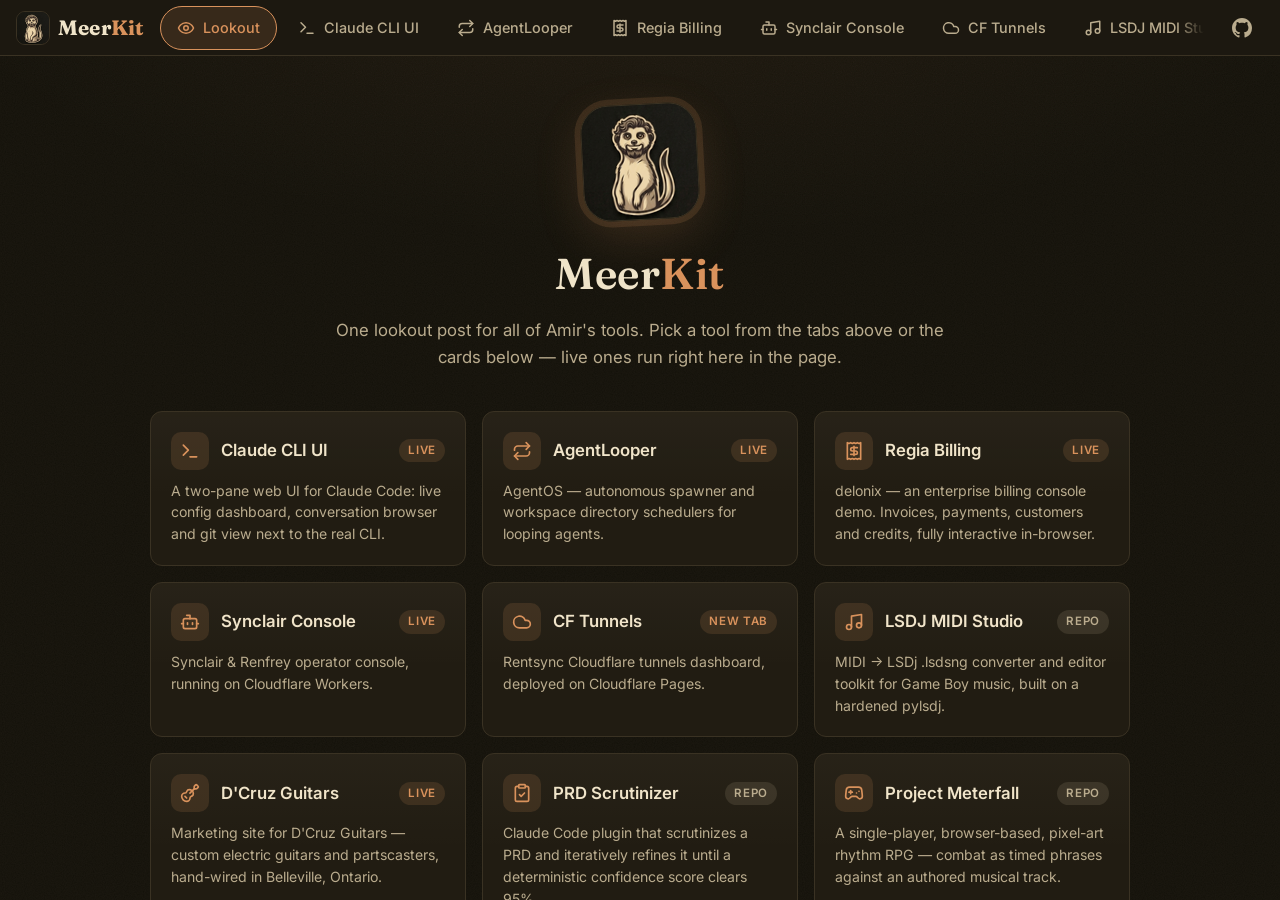
<file: index.html>
<!DOCTYPE html>
<html lang="en">
<head>
  <meta charset="UTF-8" />
  <meta name="viewport" content="width=device-width, initial-scale=1.0" />
  <title>MeerKit — Amir's tool lookout</title>
  <meta name="description" content="MeerKit: one lookout post for all of Amir Bukhari's tools." />
  <link rel="preconnect" href="https://fonts.googleapis.com" />
  <link rel="preconnect" href="https://fonts.gstatic.com" crossorigin />
  <link href="https://fonts.googleapis.com/css2?family=Inter:wght@400;500;600;700&family=Fraunces:opsz,wght@9..144,600;9..144,700&display=swap" rel="stylesheet" />
  <link rel="stylesheet" href="style.css" />
  <link rel="icon" type="image/png" href="assets/favicon.png" />
  <link rel="apple-touch-icon" href="assets/apple-touch-icon.png" />
  <meta name="theme-color" content="#1c1810" />
  <meta property="og:title" content="MeerKit — Amir's tool lookout" />
  <meta property="og:description" content="MeerKit: one lookout post for all of Amir Bukhari's tools." />
  <meta property="og:image" content="https://amirbukhari.github.io/MeerKit/assets/social-card.jpg" />
  <meta property="og:image:width" content="1200" />
  <meta property="og:image:height" content="630" />
  <meta name="twitter:card" content="summary_large_image" />
</head>
<body>
  <a class="skip-link" href="#stage">Skip to content</a>

  <!-- icon sprite (Lucide, stroke-based) -->
  <svg xmlns="http://www.w3.org/2000/svg" style="display:none" aria-hidden="true">
    <symbol id="i-eye" viewBox="0 0 24 24"><path d="M2 12s3-7 10-7 10 7 10 7-3 7-10 7-10-7-10-7Z"/><circle cx="12" cy="12" r="3"/></symbol>
    <symbol id="i-terminal" viewBox="0 0 24 24"><polyline points="4 17 10 11 4 5"/><line x1="12" x2="20" y1="19" y2="19"/></symbol>
    <symbol id="i-repeat" viewBox="0 0 24 24"><path d="m17 2 4 4-4 4"/><path d="M3 11v-1a4 4 0 0 1 4-4h14"/><path d="m7 22-4-4 4-4"/><path d="M21 13v1a4 4 0 0 1-4 4H3"/></symbol>
    <symbol id="i-receipt" viewBox="0 0 24 24"><path d="M4 2v20l2-1 2 1 2-1 2 1 2-1 2 1 2-1 2 1V2l-2 1-2-1-2 1-2-1-2 1-2-1-2 1Z"/><path d="M16 8h-6a2 2 0 1 0 0 4h4a2 2 0 1 1 0 4H8"/><path d="M12 17.5v-11"/></symbol>
    <symbol id="i-music" viewBox="0 0 24 24"><path d="M9 18V5l12-2v13"/><circle cx="6" cy="18" r="3"/><circle cx="18" cy="16" r="3"/></symbol>
    <symbol id="i-cloud" viewBox="0 0 24 24"><path d="M17.5 19H9a7 7 0 1 1 6.71-9h1.79a4.5 4.5 0 1 1 0 9Z"/></symbol>
    <symbol id="i-bot" viewBox="0 0 24 24"><path d="M12 8V4H8"/><rect width="16" height="12" x="4" y="8" rx="2"/><path d="M2 14h2"/><path d="M20 14h2"/><path d="M15 13v2"/><path d="M9 13v2"/></symbol>
    <symbol id="i-wrench" viewBox="0 0 24 24"><path d="M14.7 6.3a1 1 0 0 0 0 1.4l1.6 1.6a1 1 0 0 0 1.4 0l3.77-3.77a6 6 0 0 1-7.94 7.94l-6.91 6.91a2.12 2.12 0 0 1-3-3l6.91-6.91a6 6 0 0 1 7.94-7.94l-3.76 3.76z"/></symbol>
    <symbol id="i-external" viewBox="0 0 24 24"><path d="M15 3h6v6"/><path d="M10 14 21 3"/><path d="M18 13v6a2 2 0 0 1-2 2H5a2 2 0 0 1-2-2V8a2 2 0 0 1 2-2h6"/></symbol>
    <symbol id="i-lock" viewBox="0 0 24 24"><rect width="18" height="11" x="3" y="11" rx="2" ry="2"/><path d="M7 11V7a5 5 0 0 1 10 0v4"/></symbol>
    <symbol id="i-code" viewBox="0 0 24 24"><polyline points="16 18 22 12 16 6"/><polyline points="8 6 2 12 8 18"/></symbol>
    <symbol id="i-clipboard-check" viewBox="0 0 24 24"><rect width="8" height="4" x="8" y="2" rx="1" ry="1"/><path d="M16 4h2a2 2 0 0 1 2 2v14a2 2 0 0 1-2 2H6a2 2 0 0 1-2-2V6a2 2 0 0 1 2-2h2"/><path d="m9 14 2 2 4-4"/></symbol>
    <symbol id="i-gamepad" viewBox="0 0 24 24"><line x1="6" x2="10" y1="11" y2="11"/><line x1="8" x2="8" y1="9" y2="13"/><line x1="15" x2="15.01" y1="12" y2="12"/><line x1="18" x2="18.01" y1="10" y2="10"/><path d="M17.32 5H6.68a4 4 0 0 0-3.978 3.59c-.006.052-.01.101-.017.152C2.604 9.416 2 14.456 2 16a3 3 0 0 0 3 3c1 0 1.5-.5 2-1l1.414-1.414A2 2 0 0 1 9.828 16h4.344a2 2 0 0 1 1.414.586L17 18c.5.5 1 1 2 1a3 3 0 0 0 3-3c0-1.545-.604-6.584-.685-7.258-.007-.05-.011-.1-.017-.151A4 4 0 0 0 17.32 5z"/></symbol>
    <symbol id="i-guitar" viewBox="0 0 24 24"><path d="m11.9 12.1 4.514-4.514"/><path d="M20.1 2.3a1 1 0 0 0-1.4 0l-1.114 1.114A2 2 0 0 0 17 4.828v1.344a2 2 0 0 1-.586 1.414A2 2 0 0 1 17.828 7h1.344a2 2 0 0 0 1.414-.586L21.7 5.3a1 1 0 0 0 0-1.4z"/><path d="m6 16 2 2"/><path d="M8.23 9.85A3 3 0 0 1 11 8a5 5 0 0 1 5 5 3 3 0 0 1-1.85 2.77l-.92.38A2 2 0 0 0 12 18a4 4 0 0 1-4 4 6 6 0 0 1-6-6 4 4 0 0 1 4-4 2 2 0 0 0 1.85-1.23z"/></symbol>
  </svg>

  <header class="topbar">
    <a class="brand" href="#/" aria-label="MeerKit home">
      <img class="brand-logo" src="assets/logo-mark.png" alt="" width="34" height="34" />
      <span class="brand-name">Meer<em>Kit</em></span>
    </a>
    <nav class="tabbar" id="tabbar" aria-label="Tools"></nav>
    <a class="gh-link" href="https://github.com/amirbukhari" target="_blank" rel="noopener" aria-label="Amir's GitHub profile">
      <svg viewBox="0 0 16 16" width="20" height="20" aria-hidden="true"><path fill="currentColor" d="M8 0C3.58 0 0 3.58 0 8c0 3.54 2.29 6.53 5.47 7.59.4.07.55-.17.55-.38 0-.19-.01-.82-.01-1.49-2.01.37-2.53-.49-2.69-.94-.09-.23-.48-.94-.82-1.13-.28-.15-.68-.52-.01-.53.63-.01 1.08.58 1.23.82.72 1.21 1.87.87 2.33.66.07-.52.28-.87.51-1.07-1.78-.2-3.64-.89-3.64-3.95 0-.87.31-1.59.82-2.15-.08-.2-.36-1.02.08-2.12 0 0 .67-.21 2.2.82.64-.18 1.32-.27 2-.27.68 0 1.36.09 2 .27 1.53-1.04 2.2-.82 2.2-.82.44 1.1.16 1.92.08 2.12.51.56.82 1.27.82 2.15 0 3.07-1.87 3.75-3.65 3.95.29.25.54.73.54 1.48 0 1.07-.01 1.93-.01 2.2 0 .21.15.46.55.38A8.01 8.01 0 0 0 16 8c0-4.42-3.58-8-8-8z"/></svg>
    </a>
  </header>

  <main id="stage" class="stage"></main>

  <script src="app.js"></script>
</body>
</html>
</file>
<file: style.css>
/* MeerKit design tokens — warm "savanna dark" theme, OLED-deep background.
 * Accent/cream sampled from assets/logo.png so the site matches the art.
 * All fg/bg pairs verified ≥ 4.5:1 (WCAG AA). */
:root {
  --color-background: #121009;
  --color-surface: #1c1810;
  --color-card: #211c12;
  --color-border: #3a3223;
  --color-foreground: #f0e4c9;      /* logo cream, 15.1:1 on background */
  --color-muted: #baac8e;           /* 8.5:1 on background, 7.6:1 on card */
  --color-accent: #d9925c;          /* logo terracotta, 7.1:1 on background */
  --color-on-accent: #201405;       /* 6.8:1 on accent */
  --color-accent-soft: rgba(217, 146, 92, 0.14);
  --font-display: "Fraunces", Georgia, serif;
  --radius: 12px;
  --topbar-h: 56px;
  --dur: 200ms;
  font-size: 16px;
}

* { box-sizing: border-box; }

html, body {
  margin: 0;
  height: 100%;
  background: var(--color-background);
  color: var(--color-foreground);
  font-family: "Inter", system-ui, -apple-system, "Segoe UI", sans-serif;
  line-height: 1.5;
  scrollbar-color: var(--color-border) transparent;
}

/* warm glow + film grain, echoing the logo's textured paper background */
body {
  background:
    url("data:image/svg+xml,%3Csvg xmlns='http://www.w3.org/2000/svg' width='160' height='160'%3E%3Cfilter id='n'%3E%3CfeTurbulence type='fractalNoise' baseFrequency='0.9' numOctaves='2'/%3E%3CfeColorMatrix values='0 0 0 0 0.85 0 0 0 0 0.62 0 0 0 0 0.4 0 0 0 0.05 0'/%3E%3C/filter%3E%3Crect width='160' height='160' filter='url(%23n)'/%3E%3C/svg%3E") repeat,
    radial-gradient(1100px 520px at 50% -120px, rgba(217, 146, 92, 0.08), transparent 70%),
    var(--color-background);
}

body { display: flex; flex-direction: column; }

/* ---------- accessibility ---------- */
.skip-link {
  position: absolute;
  left: 8px;
  top: -48px;
  z-index: 100;
  padding: 10px 16px;
  background: var(--color-accent);
  color: var(--color-on-accent);
  border-radius: 8px;
  font-weight: 600;
  text-decoration: none;
  transition: top var(--dur) ease-out;
}
.skip-link:focus { top: 8px; }

:focus-visible {
  outline: 2px solid var(--color-accent);
  outline-offset: 2px;
}

@media (prefers-reduced-motion: reduce) {
  *, *::before, *::after {
    transition-duration: 0.01ms !important;
    animation-duration: 0.01ms !important;
    animation-iteration-count: 1 !important;
  }
}

/* ---------- icons ---------- */
.icon {
  width: 18px;
  height: 18px;
  flex: 0 0 auto;
  fill: none;
  stroke: currentColor;
  stroke-width: 2;
  stroke-linecap: round;
  stroke-linejoin: round;
  vertical-align: -3px;
}
.icon-sm { width: 14px; height: 14px; vertical-align: -2px; }
.icon-xl { width: 44px; height: 44px; stroke-width: 1.5; }

/* ---------- top bar ---------- */
.topbar {
  height: var(--topbar-h);
  flex: 0 0 auto;
  display: flex;
  align-items: center;
  gap: 16px;
  padding: 0 16px;
  background: var(--color-surface);
  border-bottom: 1px solid var(--color-border);
}

.brand {
  display: flex;
  align-items: center;
  gap: 8px;
  min-height: 44px;
  text-decoration: none;
  color: var(--color-foreground);
  flex: 0 0 auto;
}

.brand-logo {
  width: 34px;
  height: 34px;
  border-radius: 9px;
  border: 1px solid var(--color-border);
}

.brand-name {
  font-family: var(--font-display);
  font-size: 1.3rem;
  font-weight: 700;
  letter-spacing: 0.01em;
}

.brand-name em {
  font-style: normal;
  color: var(--color-accent);
}

.tabbar {
  display: flex;
  align-items: center;
  gap: 4px;
  overflow-x: auto;
  scrollbar-width: none;
  flex: 1 1 auto;
  height: 100%;
}
.tabbar.has-more {
  mask-image: linear-gradient(90deg, #000 calc(100% - 28px), transparent);
  -webkit-mask-image: linear-gradient(90deg, #000 calc(100% - 28px), transparent);
}
.tabbar::-webkit-scrollbar { display: none; }

.tab {
  flex: 0 0 auto;
  display: flex;
  align-items: center;
  gap: 8px;
  min-height: 44px;
  padding: 10px 16px;
  border: 1px solid transparent;
  border-radius: 999px;
  background: none;
  color: var(--color-muted);
  font: inherit;
  font-size: 0.9rem;
  font-weight: 500;
  cursor: pointer;
  white-space: nowrap;
  text-decoration: none;
  transition: color var(--dur) ease-out, background var(--dur) ease-out;
}

.tab:hover { color: var(--color-foreground); background: var(--color-accent-soft); }

.tab[aria-current="page"] {
  color: var(--color-accent);
  background: var(--color-accent-soft);
  border-color: var(--color-accent);
}

.gh-link {
  flex: 0 0 auto;
  color: var(--color-muted);
  display: flex;
  align-items: center;
  justify-content: center;
  min-width: 44px;
  min-height: 44px;
}
.gh-link:hover { color: var(--color-foreground); }

/* ---------- stage ---------- */
.stage {
  flex: 1 1 auto;
  min-height: 0;
  position: relative;
}

.panel {
  position: absolute;
  inset: 0;
  display: none;
  flex-direction: column;
}
.panel.active {
  display: flex;
  animation: rise 0.3s ease-out backwards;
}

@keyframes rise {
  from { opacity: 0; transform: translateY(8px); }
}

/* per-tool mini toolbar */
.tool-strip {
  flex: 0 0 auto;
  display: flex;
  align-items: center;
  gap: 16px;
  min-height: 40px;
  padding: 4px 14px;
  font-size: 0.85rem;
  color: var(--color-muted);
  background: var(--color-surface);
  border-bottom: 1px solid var(--color-border);
}
.tool-strip .strip-title {
  display: flex;
  align-items: center;
  gap: 7px;
  font-weight: 600;
  color: var(--color-foreground);
  white-space: nowrap;
}
.tool-strip .strip-desc {
  overflow: hidden;
  text-overflow: ellipsis;
  white-space: nowrap;
  flex: 1 1 auto;
}
.tool-strip a {
  display: flex;
  align-items: center;
  gap: 5px;
  min-height: 32px;
  color: var(--color-accent);
  text-decoration: none;
  flex: 0 0 auto;
}
.tool-strip a:hover { text-decoration: underline; }

/* ---------- embedded tool frame ---------- */
.frame-wrap {
  position: relative;
  flex: 1 1 auto;
  min-height: 0;
  display: flex;
}

.frame-wrap iframe {
  flex: 1 1 auto;
  width: 100%;
  border: 0;
  background: transparent;
}

.frame-loader {
  position: absolute;
  inset: 0;
  display: flex;
  flex-direction: column;
  align-items: center;
  justify-content: center;
  gap: 14px;
  color: var(--color-muted);
  background: var(--color-background);
  transition: opacity var(--dur) ease-out, visibility var(--dur);
}
.frame-wrap.loaded .frame-loader {
  opacity: 0;
  visibility: hidden;
}

.loader-mascot {
  border-radius: 14px;
  border: 1px solid var(--color-border);
  box-shadow: 0 0 0 4px var(--color-accent-soft);
  animation: peek 1.6s ease-in-out infinite;
}
@keyframes peek {
  0%, 100% { transform: translateY(0); }
  50% { transform: translateY(-6px); }
}

/* ---------- home / lookout ---------- */
.home {
  overflow-y: auto;
  padding: 48px 24px 64px;
  align-items: center;
}

.hero {
  text-align: center;
  max-width: 640px;
  margin: 0 auto 40px;
}

.hero .hero-mascot {
  width: 116px;
  height: 116px;
  margin-bottom: 16px;
  border-radius: 28px;
  border: 1px solid var(--color-border);
  transform: rotate(-3deg);
  transition: transform var(--dur) ease-out;
  box-shadow:
    0 0 0 6px var(--color-accent-soft),
    0 16px 48px rgba(217, 146, 92, 0.18);
}
.hero .hero-mascot:hover { transform: rotate(2deg) scale(1.04); }

.hero h1 {
  margin: 0 0 10px;
  font-family: var(--font-display);
  font-size: 2.7rem;
  font-weight: 600;
  letter-spacing: 0.01em;
}
.hero h1 em { font-style: normal; color: var(--color-accent); }

.hero p {
  margin: 0;
  color: var(--color-muted);
  font-size: 1.05rem;
  line-height: 1.6;
}

.card-grid {
  display: grid;
  grid-template-columns: repeat(auto-fill, minmax(280px, 1fr));
  gap: 16px;
  width: 100%;
  max-width: 980px;
  margin: 0 auto;
}

.card {
  display: flex;
  flex-direction: column;
  gap: 10px;
  padding: 20px;
  animation: rise 0.4s ease-out backwards;
}
.card:nth-child(2) { animation-delay: 0.05s; }
.card:nth-child(3) { animation-delay: 0.1s; }
.card:nth-child(4) { animation-delay: 0.15s; }
.card:nth-child(5) { animation-delay: 0.2s; }
.card:nth-child(6) { animation-delay: 0.25s; }
.card:nth-child(n + 7) { animation-delay: 0.3s; }

.card {
  background:
    linear-gradient(180deg, rgba(240, 228, 201, 0.03), transparent 55%),
    var(--color-card);
  border: 1px solid var(--color-border);
  border-radius: var(--radius);
  color: var(--color-foreground);
  text-align: left;
  font: inherit;
  text-decoration: none;
  cursor: pointer;
  transition: border-color var(--dur) ease-out, transform var(--dur) ease-out,
    box-shadow var(--dur) ease-out;
}

.card:hover {
  border-color: var(--color-accent);
  transform: translateY(-2px);
  box-shadow: 0 12px 32px rgba(0, 0, 0, 0.4);
}

.card .card-top {
  display: flex;
  align-items: center;
  gap: 12px;
}

.card .card-icon {
  display: flex;
  align-items: center;
  justify-content: center;
  width: 38px;
  height: 38px;
  border-radius: 10px;
  background: var(--color-accent-soft);
  color: var(--color-accent);
  transition: background var(--dur) ease-out, color var(--dur) ease-out;
}
.card:hover .card-icon {
  background: var(--color-accent);
  color: var(--color-on-accent);
}
.card .card-icon .icon { width: 20px; height: 20px; }

.card h2 {
  margin: 0;
  font-size: 1.05rem;
  font-weight: 600;
  flex: 1 1 auto;
}

.card .badge {
  font-size: 0.72rem;
  font-weight: 600;
  letter-spacing: 0.06em;
  text-transform: uppercase;
  padding: 3px 9px;
  border-radius: 999px;
  background: var(--color-accent-soft);
  color: var(--color-accent);
}
.card .badge.muted { background: rgba(186, 172, 142, 0.15); color: var(--color-muted); }

.card p {
  margin: 0;
  color: var(--color-muted);
  font-size: 0.88rem;
  line-height: 1.55;
  flex: 1 1 auto;
}

.card .card-meta {
  font-size: 0.78rem;
  color: var(--color-muted);
}

.site-foot {
  margin-top: 48px;
  font-size: 0.85rem;
  color: var(--color-muted);
}
.site-foot a {
  color: var(--color-accent);
  text-decoration: none;
}
.site-foot a:hover { text-decoration: underline; }

/* ---------- non-embeddable tool panel ---------- */
.repo-panel {
  align-items: center;
  justify-content: center;
  overflow-y: auto;
  padding: 32px;
  text-align: center;
}
.repo-panel .repo-box {
  max-width: 520px;
  padding: 36px;
  background: var(--color-card);
  border: 1px solid var(--color-border);
  border-radius: var(--radius);
}
.repo-panel .repo-icon {
  display: inline-flex;
  align-items: center;
  justify-content: center;
  width: 72px;
  height: 72px;
  border-radius: 20px;
  background: var(--color-accent-soft);
  color: var(--color-accent);
}
.repo-panel h2 { margin: 16px 0 8px; }
.repo-panel p { margin: 0 0 8px; color: var(--color-muted); line-height: 1.6; }
.repo-panel .repo-note { font-size: 0.88rem; }
.btn {
  display: inline-flex;
  align-items: center;
  gap: 8px;
  min-height: 44px;
  margin-top: 16px;
  padding: 10px 24px;
  border-radius: 999px;
  background: var(--color-accent);
  color: var(--color-on-accent);
  font-weight: 600;
  text-decoration: none;
  transition: filter var(--dur) ease-out;
}
.btn:hover { filter: brightness(1.1); }

@media (max-width: 640px) {
  .brand-name { display: none; }
  .hero h1 { font-size: 1.8rem; }
  .hero p { font-size: 1rem; }
  .tool-strip .strip-desc { display: none; }
  .home { padding: 32px 16px 48px; }
}
</file>
